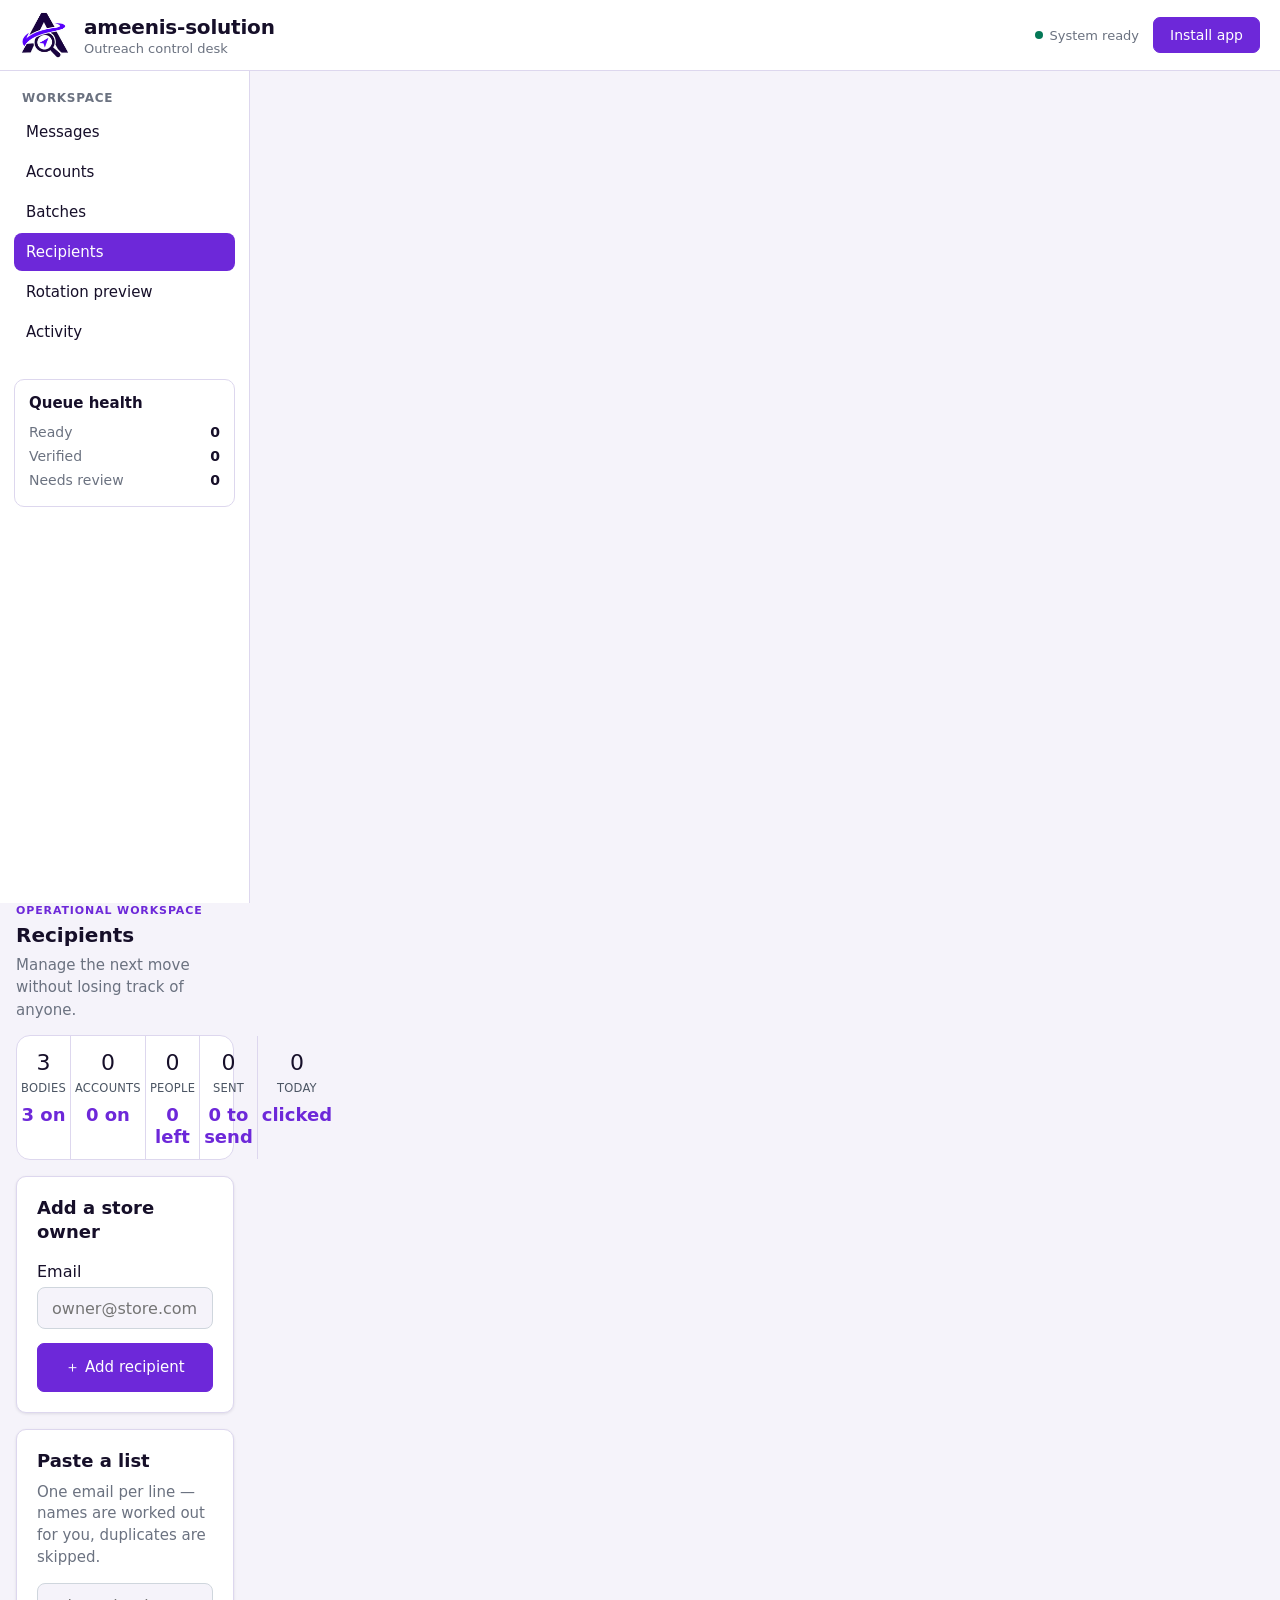
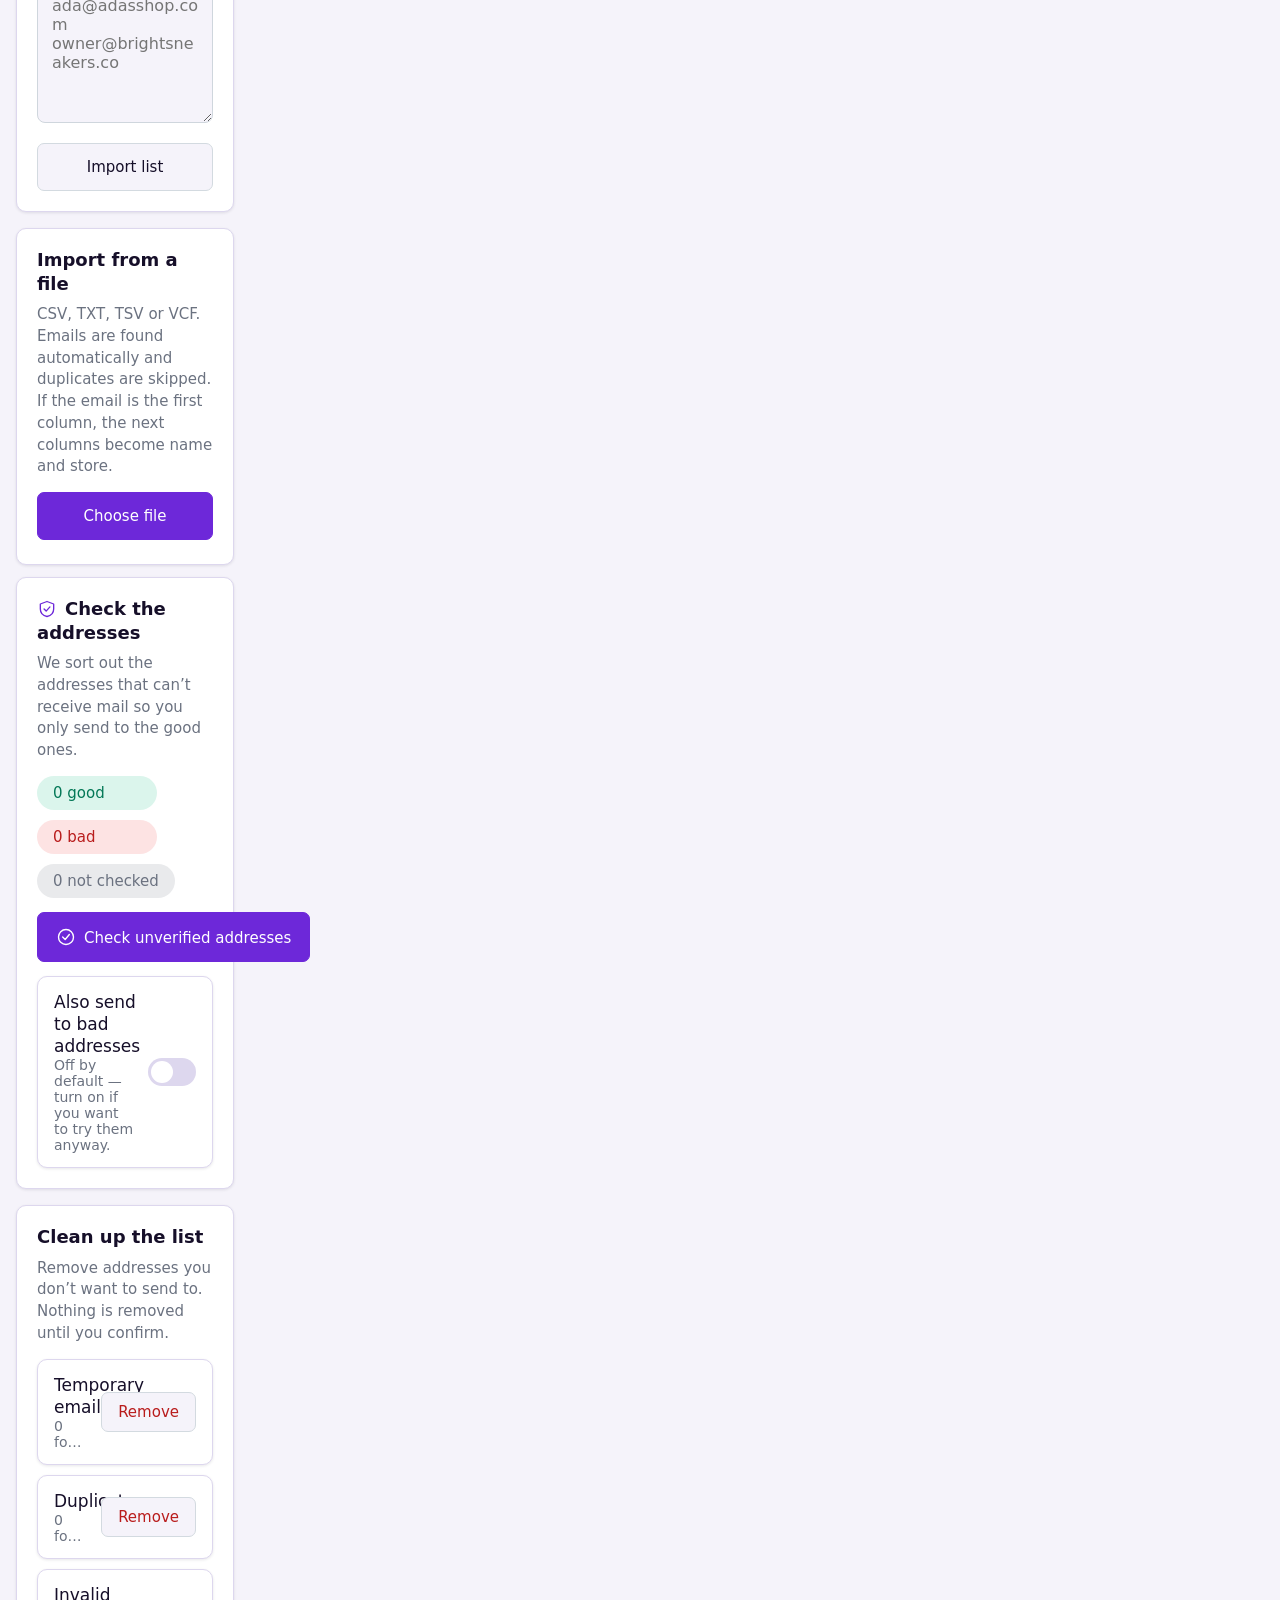
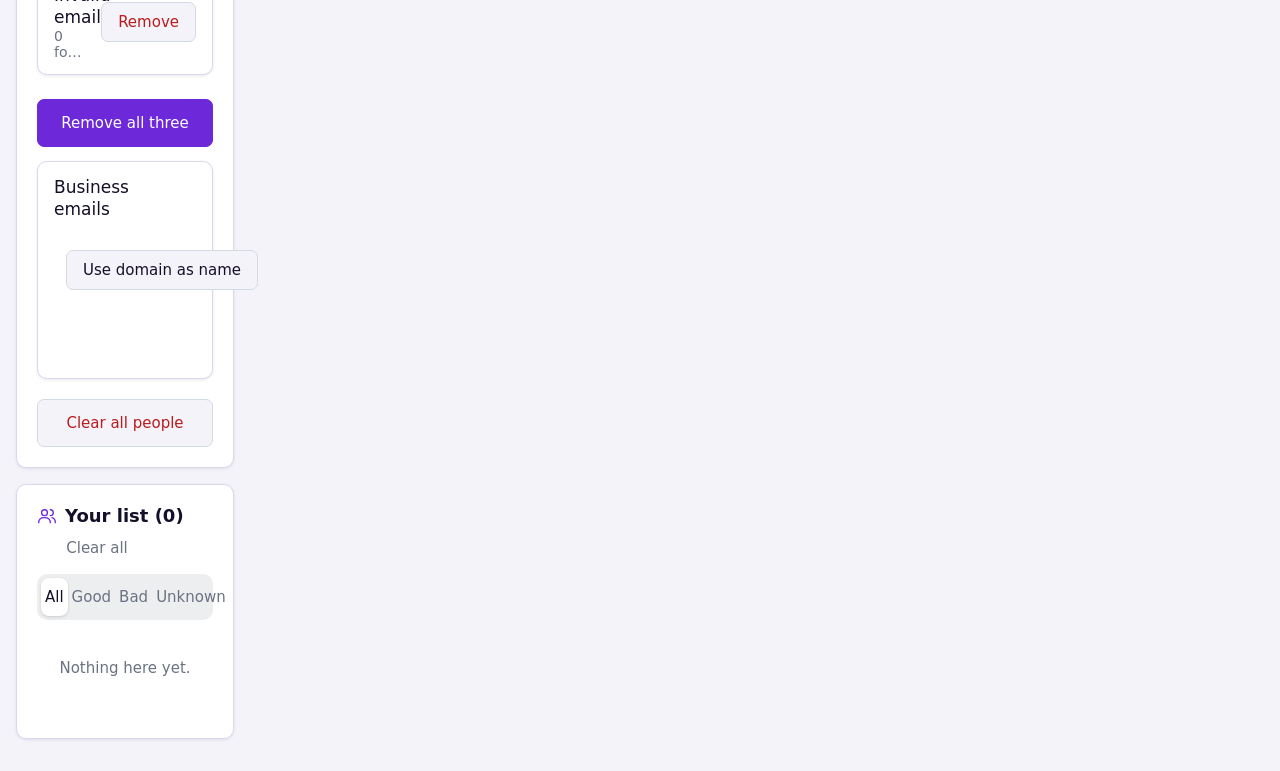
<file: recipients.html>
<!DOCTYPE html>
<html lang="en">
<head>
<meta charset="utf-8">
<meta name="viewport" content="width=device-width, initial-scale=1, minimum-scale=1, maximum-scale=1, user-scalable=no, viewport-fit=cover">
<meta name="theme-color" content="#00743d">
<meta name="description" content="Scout store owners with rotating message bodies, multiple sending accounts, address checking and no repeat sends.">
<title>ameenis-solution Scout — Recipients</title>
<link rel="manifest" href="manifest.webmanifest">
<link rel="icon" type="image/png" href="icon-192.png">
<link rel="apple-touch-icon" href="icon-192.png">
<link rel="stylesheet" href="styles.css">
</head>
<body data-page="people" data-static>
<header class="app-header">
  <img class="logo" src="logo-mark.png" alt="ameenis-solution Scout logo" width="50" height="50">
  <div class="brand"><h1>ameenis-solution</h1><p>Outreach control desk</p></div>
  <div class="header-status"><span class="ready"><i></i>System ready</span><button class="btn" id="inst" type="button">Install app</button></div>
</header>
<nav class="tabs" aria-label="Sections">
  <a href="index.html" data-tab="messages"><svg class="ic" viewBox="0 0 24 24" aria-hidden="true"><rect x="3" y="3" width="7" height="7" rx="1"/><rect x="14" y="3" width="7" height="7" rx="1"/><rect x="3" y="14" width="7" height="7" rx="1"/><rect x="14" y="14" width="7" height="7" rx="1"/></svg><span>Messages</span></a>
  <a href="accounts.html" data-tab="accounts" class="on" aria-current="page"><svg class="ic" viewBox="0 0 24 24" aria-hidden="true"><rect x="3" y="5" width="18" height="14" rx="2"/><path d="M3 7l9 6 9-6"/></svg><span>Accounts</span></a>
  <a href="batches.html" data-tab="batches"><svg class="ic" viewBox="0 0 24 24" aria-hidden="true"><path d="M12 3l9 5-9 5-9-5 9-5zM3 13l9 5 9-5M3 17l9 5 9-5"/></svg><span>Batches</span></a>
  <a href="recipients.html" data-tab="people"><svg class="ic" viewBox="0 0 24 24" aria-hidden="true"><circle cx="9" cy="8" r="3.5"/><path d="M2 20c0-4 3-6 7-6s7 2 7 6M16 4.5a3.5 3.5 0 010 7M18 14c2.5.7 4 2.5 4 6"/></svg><span>People</span></a>
  <a href="rotation.html" data-tab="rotation"><svg class="ic" viewBox="0 0 24 24" aria-hidden="true"><path d="M2 12s4-7 10-7 10 7 10 7-4 7-10 7S2 12 2 12z"/><circle cx="12" cy="12" r="3"/></svg><span>Rotation</span></a>
  <a href="activity.html" data-tab="activity"><svg class="ic" viewBox="0 0 24 24" aria-hidden="true"><path d="M3 12h4l3-8 4 16 3-8h4"/></svg><span>Activity</span></a>
</nav>
<div class="layout">
<aside class="sidebar">
  <p class="side-title">Workspace</p>
  <nav class="side-nav" aria-label="Workspace">
    <a href="index.html" data-tab="messages">Messages</a>
    <a href="accounts.html" data-tab="accounts" class="on" aria-current="page">Accounts</a>
    <a href="batches.html" data-tab="batches">Batches</a>
    <a href="recipients.html" data-tab="people">Recipients</a>
    <a href="rotation.html" data-tab="rotation">Rotation preview</a>
    <a href="activity.html" data-tab="activity">Activity</a>
  </nav>
  <div class="queue-health">
    <h2>Queue health</h2>
    <dl><div><dt>Ready</dt><dd id="qh-ready">0</dd></div><div><dt>Verified</dt><dd id="qh-ok">0</dd></div><div><dt>Needs review</dt><dd id="qh-bad">0</dd></div></dl>
  </div>
</aside>
<nav id="nav"></nav>
<main>
<div class="eyebrow">Operational workspace</div>
<h2>Recipients</h2>
<p class="sub">Manage the next move without losing track of anyone.</p>
<div id="stats"></div>

<section class="card">
  <b class="ct">Add a store owner</b>
  <label style="font-size:16px;color:var(--ink);margin-top:18px">Email</label>
  <input id="p-one" type="email" placeholder="owner@store.com">
  <button class="btn p" data-act="addOne" style="width:100%;margin-top:14px;padding:14px">＋ Add recipient</button>
</section>

<section class="card">
  <b class="ct">Paste a list</b>
  <p class="sub" style="margin:8px 0 14px">One email per line — names are worked out for you, duplicates are skipped.</p>
  <textarea id="p-in" style="min-height:140px" placeholder="ada@adasshop.com&#10;owner@brightsneakers.co"></textarea>
  <button class="btn" data-act="importList" style="width:100%;margin-top:14px;padding:14px">Import list</button>
</section>

<section class="card">
  <b class="ct">Import from a file</b>
  <p class="sub" style="margin:8px 0 14px">CSV, TXT, TSV or VCF. Emails are found automatically and duplicates are skipped. If the email is the first column, the next columns become name and store.</p>
  <label class="btn p" for="p-file" style="display:block;box-sizing:border-box;width:100%;text-align:center;padding:14px;cursor:pointer">Choose file</label>
  <input type="file" id="p-file" accept=".csv,.txt,.tsv,.vcf,.json,text/*" multiple style="display:none">
</section>
<p class="sub" id="imp-msg" style="margin:-4px 4px 16px"></p>

<section class="card">
  <b class="ct"><svg class="ic" viewBox="0 0 24 24" style="color:var(--brand);vertical-align:-4px;margin-right:8px"><path d="M12 3l8 3v6c0 5-3.5 8-8 9-4.5-1-8-4-8-9V6l8-3z"/><path d="M8.5 12l2.5 2.5 4.5-5"/></svg>Check the addresses</b>
  <p class="sub" style="margin:8px 0 14px">We sort out the addresses that can’t receive mail so you only send to the good ones.</p>
  <div class="row" style="gap:10px;margin-bottom:14px">
    <span class="chip g" id="n-good" style="flex:0 0 auto">0 good</span>
    <span class="chip b" id="n-bad" style="flex:0 0 auto">0 bad</span>
    <span class="chip u" id="n-unk" style="flex:0 0 auto">0 not checked</span>
  </div>
  <button class="btn p" data-act="checkAll" style="padding:14px 18px"><svg class="ic" viewBox="0 0 24 24" style="width:20px;height:20px;vertical-align:-4px;margin-right:8px"><circle cx="12" cy="12" r="9"/><path d="M8 12l3 3 5-6"/></svg>Check unverified addresses</button>
  <div class="mrow" style="margin:14px 0 0">
    <div class="mt"><b>Also send to bad addresses</b><small style="white-space:normal">Off by default — turn on if you want to try them anyway.</small></div>
    <button class="sw" id="sw-bad" data-act="togBad" aria-label="Also send to bad addresses"></button>
  </div>
</section>

<section class="card">
  <b class="ct">Clean up the list</b>
  <p class="sub" style="margin:8px 0 14px">Remove addresses you don’t want to send to. Nothing is removed until you confirm.</p>
  <div class="mrow"><div class="mt"><b>Temporary emails</b><small id="n-temp" style="white-space:normal">0 found</small></div><button class="btn d" data-act="removeTemp">Remove</button></div>
  <div class="mrow"><div class="mt"><b>Duplicates</b><small id="n-dup" style="white-space:normal">0 found</small></div><button class="btn d" data-act="removeDup">Remove</button></div>
  <div class="mrow"><div class="mt"><b>Invalid emails</b><small id="n-inv" style="white-space:normal">0 found</small></div><button class="btn d" data-act="removeInvalid">Remove</button></div>
  <button class="btn p" data-act="removeJunk" style="width:100%;margin-top:14px;padding:14px">Remove all three</button>
  <div class="mrow" style="margin-top:14px"><div class="mt"><b>Business emails</b><small id="n-biz" style="white-space:normal">0 found — not on the free email list</small></div><button class="btn" data-act="fixNames">Use domain as name</button></div>
  <button class="btn d" data-act="clearAll" style="width:100%;margin-top:10px;padding:14px">Clear all people</button>
</section>

<section class="card">
  <div class="row" style="justify-content:space-between">
    <b class="ct" style="flex:0 0 auto"><svg class="ic" viewBox="0 0 24 24" style="color:var(--brand);vertical-align:-4px;margin-right:8px"><circle cx="9" cy="8" r="3.5"/><path d="M2 20c0-4 3-6 7-6s7 2 7 6M16 4.5a3.5 3.5 0 010 7M18 14c2.5.7 4 2.5 4 6"/></svg>Your list (<span id="list-count">0</span>)</b>
    <button data-act="clearAll" style="flex:0 0 auto;border:0;background:none;color:var(--mute);font:inherit;cursor:pointer">Clear all</button>
  </div>
  <div class="seg g" id="flt" style="margin:14px 0">
    <button data-act="setPf" data-v="all">All</button>
    <button data-act="setPf" data-v="good">Good</button>
    <button data-act="setPf" data-v="bad">Bad</button>
    <button data-act="setPf" data-v="unknown">Unknown</button>
  </div>
  <div id="p-list"></div>
</section>
</main>
<div id="toast"></div>
<script src="app.js" defer></script>
<script src="recipients.js" defer></script>
</body>
</html>
</file>
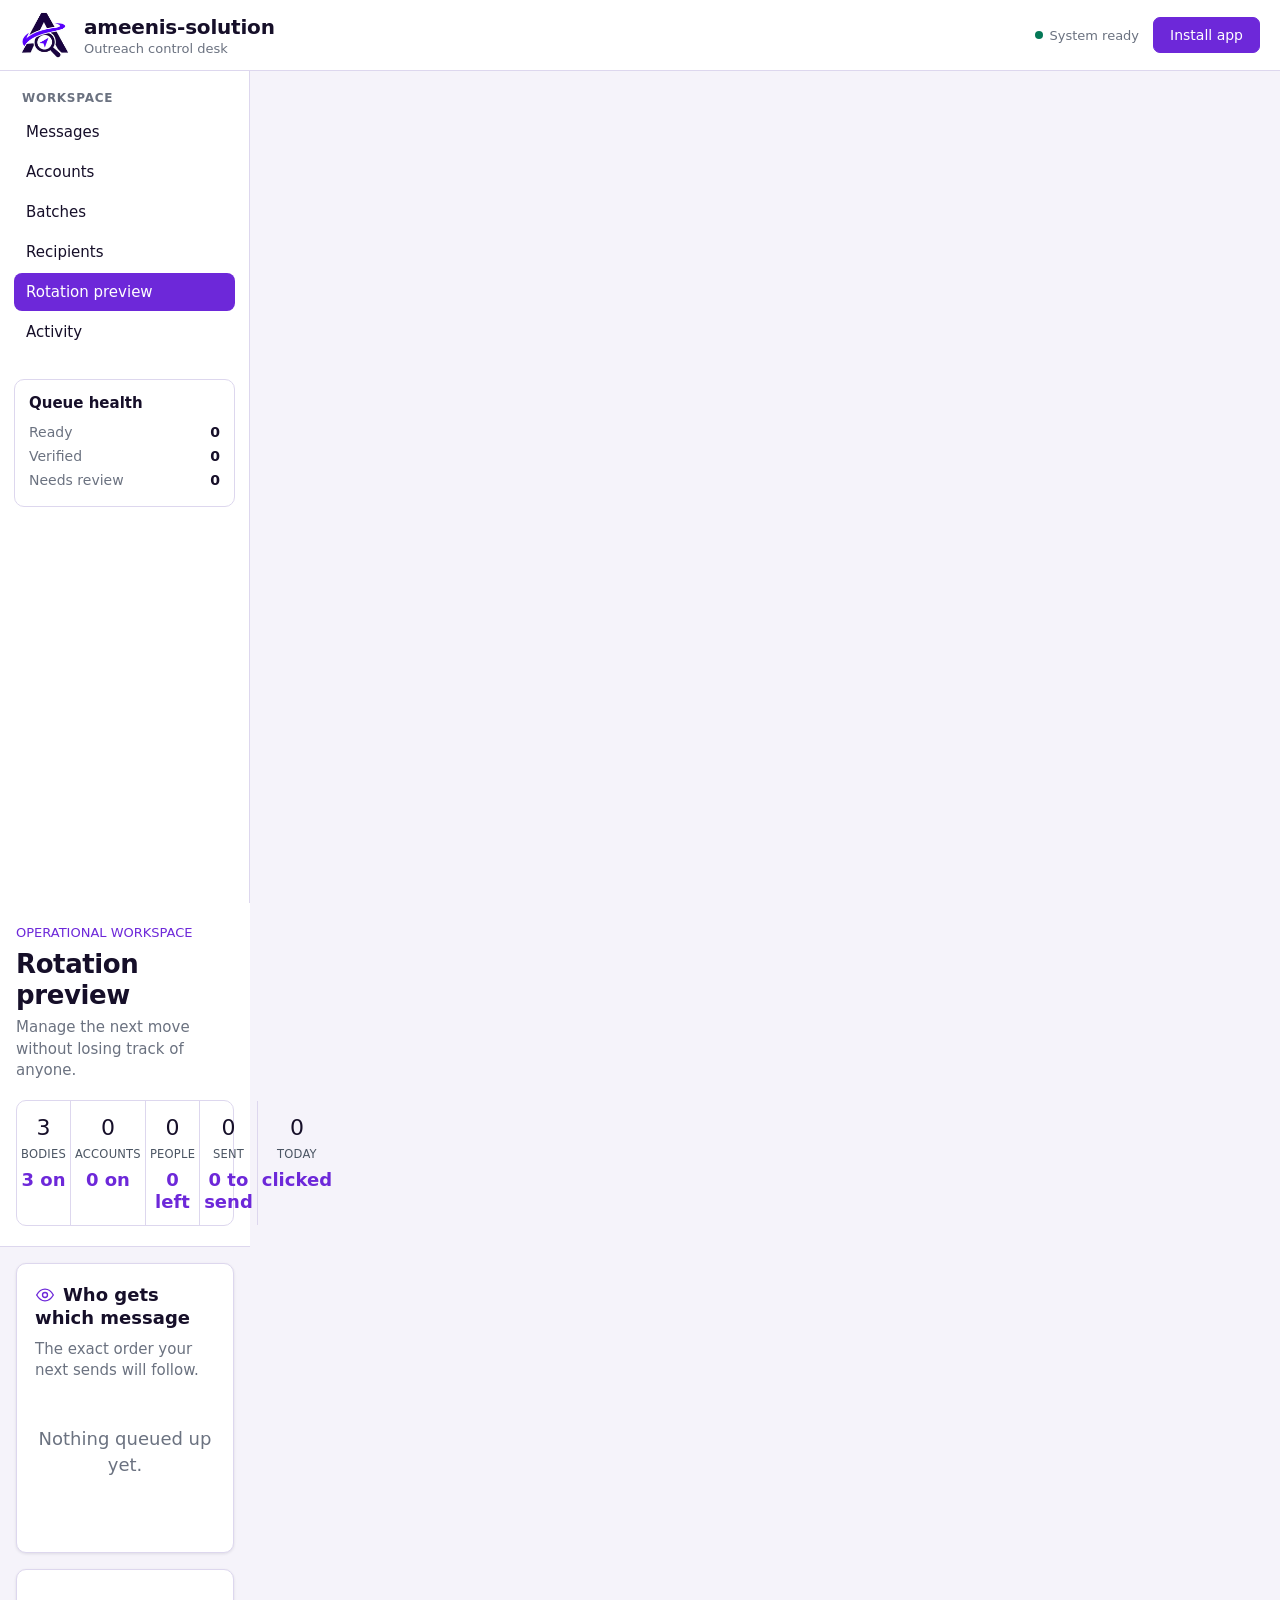
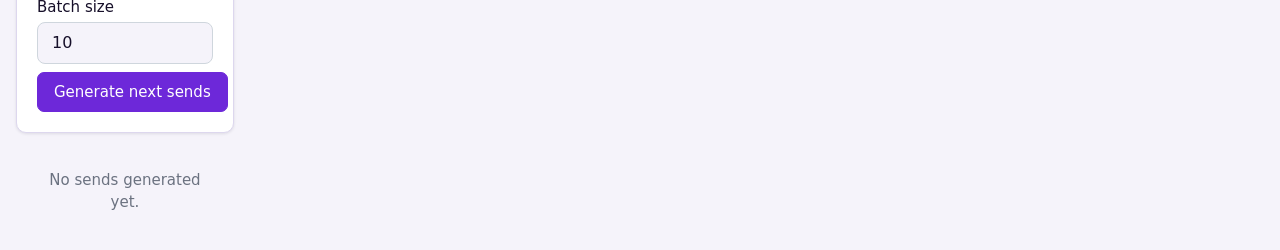
<file: rotation.html>
<!DOCTYPE html>
<html lang="en">
<head>
<meta charset="utf-8">
<meta name="viewport" content="width=device-width, initial-scale=1, minimum-scale=1, maximum-scale=1, user-scalable=no, viewport-fit=cover">
<meta name="theme-color" content="#00743d">
<meta name="description" content="Scout store owners with rotating message bodies, multiple sending accounts, address checking and no repeat sends.">
<title>ameenis-solution Scout — Rotation preview</title>
<link rel="manifest" href="manifest.webmanifest">
<link rel="icon" type="image/png" href="icon-192.png">
<link rel="apple-touch-icon" href="icon-192.png">
<link rel="stylesheet" href="styles.css">
</head>
<body data-page="rotation">
<header class="app-header">
  <img class="logo" src="logo-mark.png" alt="ameenis-solution Scout logo" width="50" height="50">
  <div class="brand"><h1>ameenis-solution</h1><p>Outreach control desk</p></div>
  <div class="header-status"><span class="ready"><i></i>System ready</span><button class="btn" id="inst" type="button">Install app</button></div>
</header>
<nav class="tabs" aria-label="Sections">
  <a href="index.html" data-tab="messages"><svg class="ic" viewBox="0 0 24 24" aria-hidden="true"><rect x="3" y="3" width="7" height="7" rx="1"/><rect x="14" y="3" width="7" height="7" rx="1"/><rect x="3" y="14" width="7" height="7" rx="1"/><rect x="14" y="14" width="7" height="7" rx="1"/></svg><span>Messages</span></a>
  <a href="accounts.html" data-tab="accounts" class="on" aria-current="page"><svg class="ic" viewBox="0 0 24 24" aria-hidden="true"><rect x="3" y="5" width="18" height="14" rx="2"/><path d="M3 7l9 6 9-6"/></svg><span>Accounts</span></a>
  <a href="batches.html" data-tab="batches"><svg class="ic" viewBox="0 0 24 24" aria-hidden="true"><path d="M12 3l9 5-9 5-9-5 9-5zM3 13l9 5 9-5M3 17l9 5 9-5"/></svg><span>Batches</span></a>
  <a href="recipients.html" data-tab="people"><svg class="ic" viewBox="0 0 24 24" aria-hidden="true"><circle cx="9" cy="8" r="3.5"/><path d="M2 20c0-4 3-6 7-6s7 2 7 6M16 4.5a3.5 3.5 0 010 7M18 14c2.5.7 4 2.5 4 6"/></svg><span>People</span></a>
  <a href="rotation.html" data-tab="rotation"><svg class="ic" viewBox="0 0 24 24" aria-hidden="true"><path d="M2 12s4-7 10-7 10 7 10 7-4 7-10 7S2 12 2 12z"/><circle cx="12" cy="12" r="3"/></svg><span>Rotation</span></a>
  <a href="activity.html" data-tab="activity"><svg class="ic" viewBox="0 0 24 24" aria-hidden="true"><path d="M3 12h4l3-8 4 16 3-8h4"/></svg><span>Activity</span></a>
</nav>
<div class="layout">
<aside class="sidebar">
  <p class="side-title">Workspace</p>
  <nav class="side-nav" aria-label="Workspace">
    <a href="index.html" data-tab="messages">Messages</a>
    <a href="accounts.html" data-tab="accounts" class="on" aria-current="page">Accounts</a>
    <a href="batches.html" data-tab="batches">Batches</a>
    <a href="recipients.html" data-tab="people">Recipients</a>
    <a href="rotation.html" data-tab="rotation">Rotation preview</a>
    <a href="activity.html" data-tab="activity">Activity</a>
  </nav>
  <div class="queue-health">
    <h2>Queue health</h2>
    <dl><div><dt>Ready</dt><dd id="qh-ready">0</dd></div><div><dt>Verified</dt><dd id="qh-ok">0</dd></div><div><dt>Needs review</dt><dd id="qh-bad">0</dd></div></dl>
  </div>
</aside>
<nav id="nav"></nav>
<main id="app"></main>
<div id="toast"></div>
<script src="app.js" defer></script>
</body>
</html>
</file>
<file: styles.css>
:root{--bg:#f6f4fb;--card:#fff;--ink:#1b1230;--mute:#6b6584;--line:#e0dbef;--brand:#6d28d9;--brand-ink:#fff;--warn:#b45309;--bad:#b91c1c;--ok:#047857;box-sizing:border-box;padding-top:env(safe-area-inset-top,0px);padding-bottom:env(safe-area-inset-bottom,0px)}
@media (prefers-color-scheme:dark){:root:not([data-theme="light"]){--bg:#120f1d;--card:#1b1729;--ink:#ece8f7;--mute:#a69fbd;--line:#2e2946;--brand:#a78bfa;--brand-ink:#14092b;--warn:#f59e0b;--bad:#f87171;--ok:#34d399}}
:root[data-theme="dark"]{--bg:#120f1d;--card:#1b1729;--ink:#ece8f7;--mute:#a69fbd;--line:#2e2946;--brand:#a78bfa;--brand-ink:#14092b;--warn:#f59e0b;--bad:#f87171;--ok:#34d399}
*,*::before,*::after{box-sizing:inherit}
html,body{touch-action:pan-x pan-y}
html{scroll-padding-top:env(safe-area-inset-top,0px)}
body{margin:0;background:var(--bg);color:var(--ink);font:15px/1.5 var(--uf,system-ui,-apple-system,"Segoe UI",Roboto,sans-serif);-webkit-text-size-adjust:100%}
button,input,select,textarea{font-family:inherit}
.btn{white-space:nowrap}
.tabs a span{max-width:100%;overflow:hidden;text-overflow:ellipsis}
@media(max-width:380px){.tabs a{font-size:11px}.tabs{padding:8px 4px}}
main{max-width:920px;margin:0 auto;padding:16px}
.stats{display:grid;grid-template-columns:repeat(auto-fit,minmax(120px,1fr));gap:10px;margin-bottom:16px}
.stat{background:var(--card);border:1px solid var(--line);border-radius:12px;padding:12px}
.stat b{font-size:24px;display:block}
.stat span{color:var(--mute);font-size:12px}
.card{background:var(--card);border:1px solid var(--line);border-radius:12px;padding:14px;margin-bottom:12px}
h2{margin:0 0 4px;font-size:20px}
.sub{color:var(--mute);margin:0 0 14px}
label{display:block;font-size:12px;font-weight:600;color:var(--mute);margin:8px 0 4px}
input,textarea,select{width:100%;padding:9px 10px;border:1px solid var(--line);border-radius:8px;background:var(--bg);color:var(--ink);font:inherit}
textarea{min-height:90px;resize:vertical}
.row{display:flex;gap:8px;flex-wrap:wrap;align-items:center}
.row>*{flex:1;min-width:120px}
.btn{border:1px solid var(--line);background:var(--card);color:var(--ink);padding:8px 12px;border-radius:8px;font:inherit;font-weight:600;cursor:pointer;flex:0 0 auto}
.btn.p{background:var(--brand);color:var(--brand-ink);border-color:var(--brand)}
.btn.d{color:var(--bad)}
.item{display:flex;gap:10px;align-items:flex-start;justify-content:space-between;padding:10px 0;border-top:1px solid var(--line)}
.item:first-child{border-top:0}
.item p{margin:2px 0 0;color:var(--mute);font-size:13px;white-space:pre-wrap}
.tag{font-size:11px;padding:2px 8px;border-radius:99px;border:1px solid var(--line);color:var(--mute);white-space:nowrap}
.tag.ok{color:var(--ok)}
.tag.warn{color:var(--warn)}
.tag.bad{color:var(--bad)}
.acts{display:flex;gap:6px;flex-wrap:wrap}
.scroll{overflow-x:auto}
table{width:100%;border-collapse:collapse;font-size:13px}
th,td{text-align:left;padding:8px;border-top:1px solid var(--line)}
th{color:var(--mute)}
.empty{color:var(--mute);text-align:center;padding:20px}
.mrow{display:flex;align-items:center;gap:12px;background:var(--card);border:1px solid var(--line);border-radius:12px;padding:14px;margin-bottom:10px}
.num{width:40px;height:40px;border-radius:50%;background:color-mix(in srgb,var(--brand) 12%,var(--card));color:var(--brand);display:grid;place-items:center;font-weight:700;flex:0 0 auto}
.mt{flex:1;min-width:0}
.mt b{display:block}
.mt small{color:var(--mute);display:block;overflow:hidden;text-overflow:ellipsis;white-space:nowrap}
.opt{display:block;width:100%;text-align:left;background:var(--card);border:1px solid var(--line);border-radius:10px;padding:14px;margin-top:10px;color:var(--ink);font:inherit;cursor:pointer}
.opt small{display:block;color:var(--mute)}
.opt.on{border-color:var(--brand);background:color-mix(in srgb,var(--brand) 10%,var(--card))}
.addb{width:100%;padding:14px;text-align:center;border:1px solid var(--line);background:var(--bg);border-radius:10px;font:inherit;font-weight:600;color:var(--ink);cursor:pointer}
.trash{background:none;border:0;color:var(--mute);cursor:pointer;padding:4px}
.sw{width:48px;height:28px;border-radius:99px;background:var(--line);position:relative;border:0;cursor:pointer;flex:0 0 auto}
.sw.on{background:var(--brand)}
.sw::after{content:'';position:absolute;top:3px;left:3px;width:22px;height:22px;border-radius:50%;background:#fff;transition:.15s}
.sw.on::after{left:23px}
.seg{display:flex;background:color-mix(in srgb,var(--brand) 8%,var(--card));border-radius:99px;padding:4px}
.seg button{border:0;background:none;padding:8px 14px;border-radius:99px;font:inherit;color:var(--mute);cursor:pointer}
.seg button.on{background:var(--card);color:var(--ink);font-weight:600;box-shadow:0 1px 3px rgba(0,0,0,.15)}
.tot{background:color-mix(in srgb,var(--brand) 14%,var(--card));border-radius:16px;padding:16px;margin:14px 0}
.tot b{font-size:30px;display:block}
.chart{display:flex;align-items:flex-end;gap:4px;height:200px;background:color-mix(in srgb,var(--brand) 5%,var(--card));border-radius:16px;padding:12px 8px 0}
.col{flex:1;height:100%;display:flex;align-items:flex-end}
.bar{width:100%;background:var(--brand);border-radius:6px 6px 0 0}
.lbls{display:flex;gap:4px;font-size:11px;color:var(--mute);padding:6px 8px 0}
.lbls span{flex:1;text-align:center}
.dot{display:inline-block;width:12px;height:12px;border-radius:50%;background:var(--brand);margin-right:8px;vertical-align:middle}
.stats{display:grid;grid-template-columns:repeat(4,1fr);gap:0;border:1px solid var(--line);border-radius:14px;background:var(--card);margin-bottom:16px}
.stat{border:0;border-radius:0;border-right:1px solid var(--line);text-align:center;background:none;padding:14px 4px}
.stat:last-child{border-right:0}
.stat span{text-transform:uppercase;font-size:11px;letter-spacing:.04em}
.stat i{font-size:16px;font-weight:600}
.eyebrow{font-size:11px;letter-spacing:.08em;text-transform:uppercase;color:var(--brand);font-weight:700}
.stat i{display:block;font-style:normal;font-size:12px;color:var(--ok);margin-top:2px}
.live{display:flex;justify-content:space-between;gap:10px;align-items:flex-start}
@media(min-width:820px){main{padding-bottom:16px;width:100%}}
#toast{position:fixed;left:50%;bottom:calc(20px + env(safe-area-inset-bottom,0px));transform:translateX(-50%);background:var(--ink);color:var(--bg);padding:10px 16px;border-radius:10px;opacity:0;pointer-events:none;transition:.2s;max-width:90%}
#toast.show{opacity:1}
.ic{width:22px;height:22px;fill:none;stroke:currentColor;stroke-width:1.8;stroke-linecap:round;stroke-linejoin:round;flex:0 0 auto}
.chip{padding:8px 16px;border-radius:99px;font-weight:600;font-size:15px}
.chip.g{background:color-mix(in srgb,#10b981 15%,var(--card));color:var(--ok)}
.chip.b{background:color-mix(in srgb,#ef4444 15%,var(--card));color:var(--bad)}
.chip.u{background:color-mix(in srgb,var(--mute) 15%,var(--card));color:var(--mute)}
.seg.g{background:color-mix(in srgb,var(--mute) 12%,var(--card))}
.seg.g button{flex:1;padding:10px 4px}
.note{background:color-mix(in srgb,var(--mute) 8%,var(--card));border:1px solid var(--line);border-radius:12px;padding:14px;color:var(--mute);font-size:14px;margin-bottom:10px}
.ob{border:0;background:none;padding:12px 18px;font:inherit;font-size:16px;font-weight:600;border-radius:8px;cursor:pointer;color:var(--ink)}
.ob.on{background:var(--brand);color:var(--brand-ink)}
.ct{font-size:22px}
.dispatch{background:color-mix(in srgb,var(--brand) 9%,var(--card));border-color:color-mix(in srgb,var(--brand) 35%,var(--line))}
.saved{border-color:color-mix(in srgb,var(--brand) 30%,var(--line))}
.btn:disabled{opacity:.5;cursor:not-allowed}
.logo{width:40px;height:40px;border-radius:10px;object-fit:contain;background:#fff;flex:0 0 auto}
/* ===== Look matched to the reference (Activity page content left unchanged) ===== */
:root{--bg:#f5f3fa;--ink:#160f29;--mute:#6b7280;--line:#ddd7ee;--navbg:#f1eef9;--tint:#ede7fb;--tintline:#c9b8f2;--hf:"Space Grotesk","Inter",system-ui,sans-serif;--bf:"Manrope","Inter",system-ui,sans-serif;--uf:"Inter",system-ui,-apple-system,"Segoe UI",Roboto,sans-serif}
@media (prefers-color-scheme:dark){:root:not([data-theme="light"]){--bg:#120f1d;--ink:#ece8f7;--mute:#a69fbd;--line:#2e2946;--navbg:#171325;--tint:#221a3d;--tintline:#4b3a85}}
.logo{width:50px;height:50px;border-radius:0;background:none;object-fit:contain}
@media(max-width:819px){{
}}
body:not([data-page="activity"]) main{font-family:var(--uf);padding-top:0}
body:not([data-page="activity"]) .hero{background:var(--card);margin:0 -16px 16px;padding:22px 16px 20px;border-bottom:1px solid var(--line)}
body:not([data-page="activity"]) .hero .eyebrow{font:500 13px/1.2 var(--uf);letter-spacing:0;text-transform:uppercase;color:var(--brand)}
body:not([data-page="activity"]) .hero h2{font:700 26px/1.2 var(--hf);margin:8px 0 6px;letter-spacing:-.015em}
body:not([data-page="activity"]) .hero .sub{font:400 15px/1.45 var(--bf);color:var(--mute);margin:0 0 18px}
body:not([data-page="activity"]) .hero .stats{margin:0;border-radius:10px;border:1px solid var(--line)}
body:not([data-page="activity"]) .stat{padding:14px 4px 12px}
body:not([data-page="activity"]) .stat b{font:500 22px/1.2 var(--hf)}
body:not([data-page="activity"]) .stat span{font:500 11.5px/1.2 var(--uf);letter-spacing:.02em;color:#4b5563;margin-top:6px;display:block}
body:not([data-page="activity"]) .stat i{font:600 18px/1.2 var(--uf);color:var(--brand);margin-top:8px}
body:not([data-page="activity"]) .card{border-radius:10px;border:1px solid var(--line);box-shadow:0 1px 3px rgba(16,24,40,.10);padding:20px;margin-bottom:16px}
body:not([data-page="activity"]) .card b[style*="font-size:22px"],body:not([data-page="activity"]) .ct{font:600 18px/1.25 var(--hf)!important}
body:not([data-page="activity"]) .card .sub,body:not([data-page="activity"]) .note{font-family:var(--bf)}
body:not([data-page="activity"]) .card .sub{font-size:15px;line-height:1.45;color:var(--mute)}
body:not([data-page="activity"]) label{font:500 15px/1.3 var(--uf);color:var(--ink)}
body:not([data-page="activity"]) input,body:not([data-page="activity"]) select,body:not([data-page="activity"]) textarea{font:400 15px var(--uf);border:1px solid #cfd6dd;border-radius:8px;background:var(--bg);color:var(--ink);padding:0 14px;height:42px}
body:not([data-page="activity"]) textarea{height:auto;padding:12px 14px}
body:not([data-page="activity"]) .btn{font:500 15px var(--uf);border-radius:7px;min-height:40px;padding:0 16px;border:1px solid #d3dae0;background:var(--bg);color:var(--ink)}
body:not([data-page="activity"]) .btn.p{background:var(--brand);border-color:var(--brand);color:#fff}
body:not([data-page="activity"]) .btn.d{color:var(--bad)}
body:not([data-page="activity"]) .note{font-size:15px;line-height:1.5;border-radius:10px}
body:not([data-page="activity"]) .mrow{border-radius:10px;padding:14px 16px;box-shadow:0 1px 3px rgba(16,24,40,.10)}
body:not([data-page="activity"]) .num{background:#ece6fb;color:var(--brand);font:600 17px var(--uf)}
body:not([data-page="activity"]) .mt b{font:500 17px/1.3 var(--uf)}
body:not([data-page="activity"]) .mt small{font:400 14px var(--bf)}
body:not([data-page="activity"]) .opt{border-radius:10px;font-family:var(--uf)}
body:not([data-page="activity"]) .opt b{font:500 17px var(--uf)}
body:not([data-page="activity"]) .opt small{font:400 15px/1.4 var(--bf)}
body:not([data-page="activity"]) .chip{font:500 15px var(--uf)}
body:not([data-page="activity"]) .seg.g{border-radius:10px}
body:not([data-page="activity"]) .seg.g button{font:500 15px var(--uf);border-radius:8px}
body:not([data-page="activity"]) .dispatch{background:var(--tint);border-color:var(--tintline)}
body:not([data-page="activity"]) .saved{border-color:var(--tintline)}
body:not([data-page="activity"]) .item{border-color:var(--line)}

/* ===== App shell: header, tab bar (phones), sidebar (desktop), layout ===== */
.app-header{display:flex;align-items:center;gap:14px;padding:10px 20px;min-height:68px;background:var(--card);color:var(--ink);border-bottom:1px solid var(--line)}
.logo{width:50px;height:50px;object-fit:contain;flex:0 0 auto;background:none;border-radius:0}
.brand h1{font:700 20px/1.2 var(--hf);margin:0;letter-spacing:-.01em}
.brand p{display:none;margin:2px 0 0;font:400 13px var(--bf);color:var(--mute)}
.header-status{display:none;margin-left:auto;align-items:center;gap:14px}
.ready{display:inline-flex;align-items:center;gap:6px;font:500 13px var(--uf);color:var(--mute)}
.ready i{width:8px;height:8px;border-radius:50%;background:var(--ok)}
#inst{background:var(--brand);border-color:var(--brand);color:var(--brand-ink);min-height:36px;font-size:14px}
.tabs{display:flex;gap:2px;padding:8px;background:var(--navbg);border-bottom:1px solid var(--line);font-family:var(--uf)}
.tabs a{flex:1;min-width:0;display:flex;flex-direction:column;align-items:center;gap:5px;padding:8px 2px;border:1px solid transparent;border-radius:8px;font:500 12px/1.2 var(--uf);color:#4b5563;text-decoration:none;white-space:nowrap}
.tabs a.on{background:var(--card);border-color:var(--line);color:var(--brand);box-shadow:0 1px 3px rgba(16,24,40,.12)}
.ic{width:20px;height:20px;fill:none;stroke:currentColor;stroke-width:1.6;stroke-linecap:round;stroke-linejoin:round;flex:0 0 auto}
.layout{display:block}
.sidebar{display:none}
@media(min-width:820px){
  .brand p{display:block}
  .header-status{display:flex}
  .tabs{display:none}
  .layout{display:grid;grid-template-columns:250px minmax(0,1fr);align-items:start}
  .sidebar{display:block;position:sticky;top:0;min-height:calc(100vh - 68px);padding:20px 14px;background:var(--card);border-right:1px solid var(--line)}
  .side-title{margin:0 8px 8px;font:600 12px var(--uf);text-transform:uppercase;letter-spacing:.06em;color:var(--mute)}
  .side-nav{display:flex;flex-direction:column;gap:2px}
  .side-nav a{padding:10px 12px;border-radius:8px;font:500 15px var(--uf);color:var(--ink);text-decoration:none}
  .side-nav a.on{background:var(--brand);color:var(--brand-ink)}
  .queue-health{margin-top:28px;border:1px solid var(--line);border-radius:10px;padding:14px}
  .queue-health h2{margin:0 0 8px;font:600 15px var(--hf)}
  .queue-health dl{margin:0}
  .queue-health dl div{display:flex;justify-content:space-between;padding:4px 0;font:400 14px var(--bf)}
  .queue-health dt{color:var(--mute)}
  .queue-health dd{margin:0;font-weight:600}
  main{padding-top:20px}
}
body input,body select,body textarea{font-size:16px!important}
.stats{grid-template-columns:repeat(5,1fr)}
.stats .stat b{font-size:20px}
.stats .stat i{font-size:11px}
</file>
